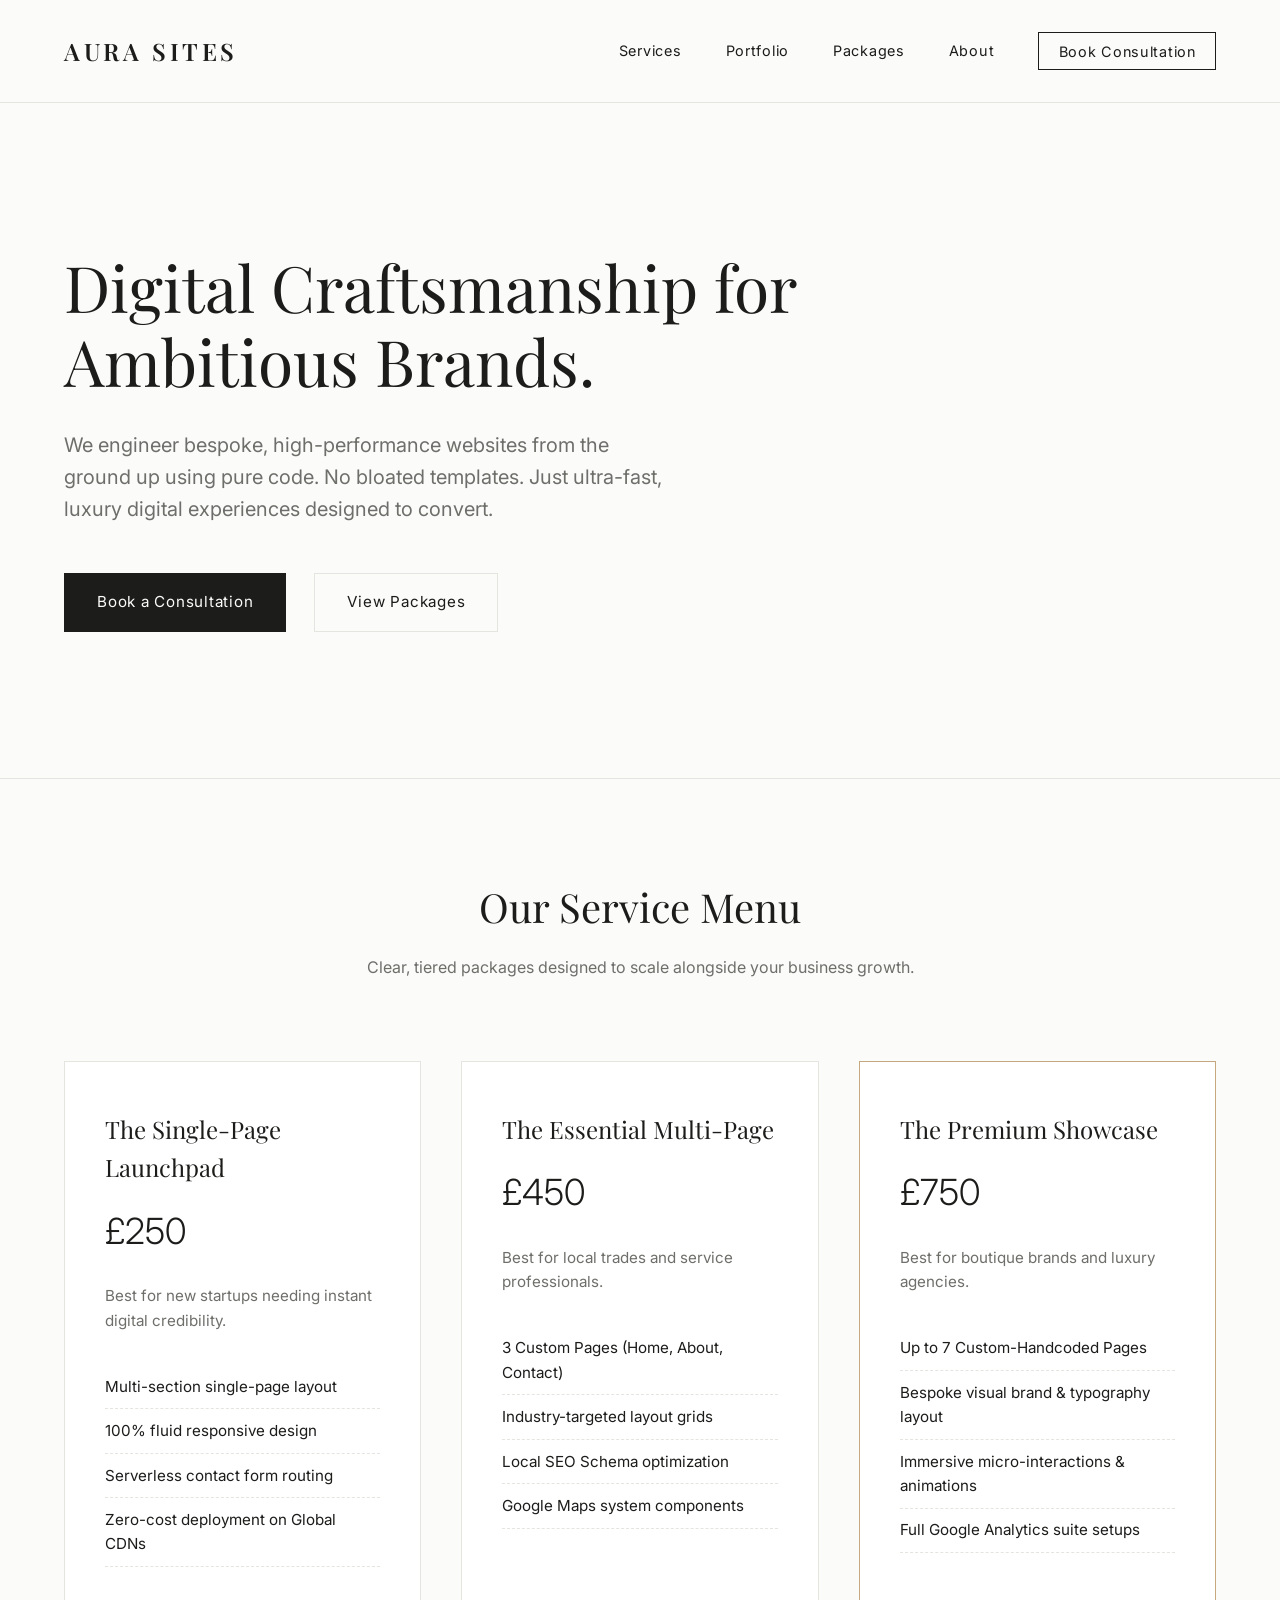
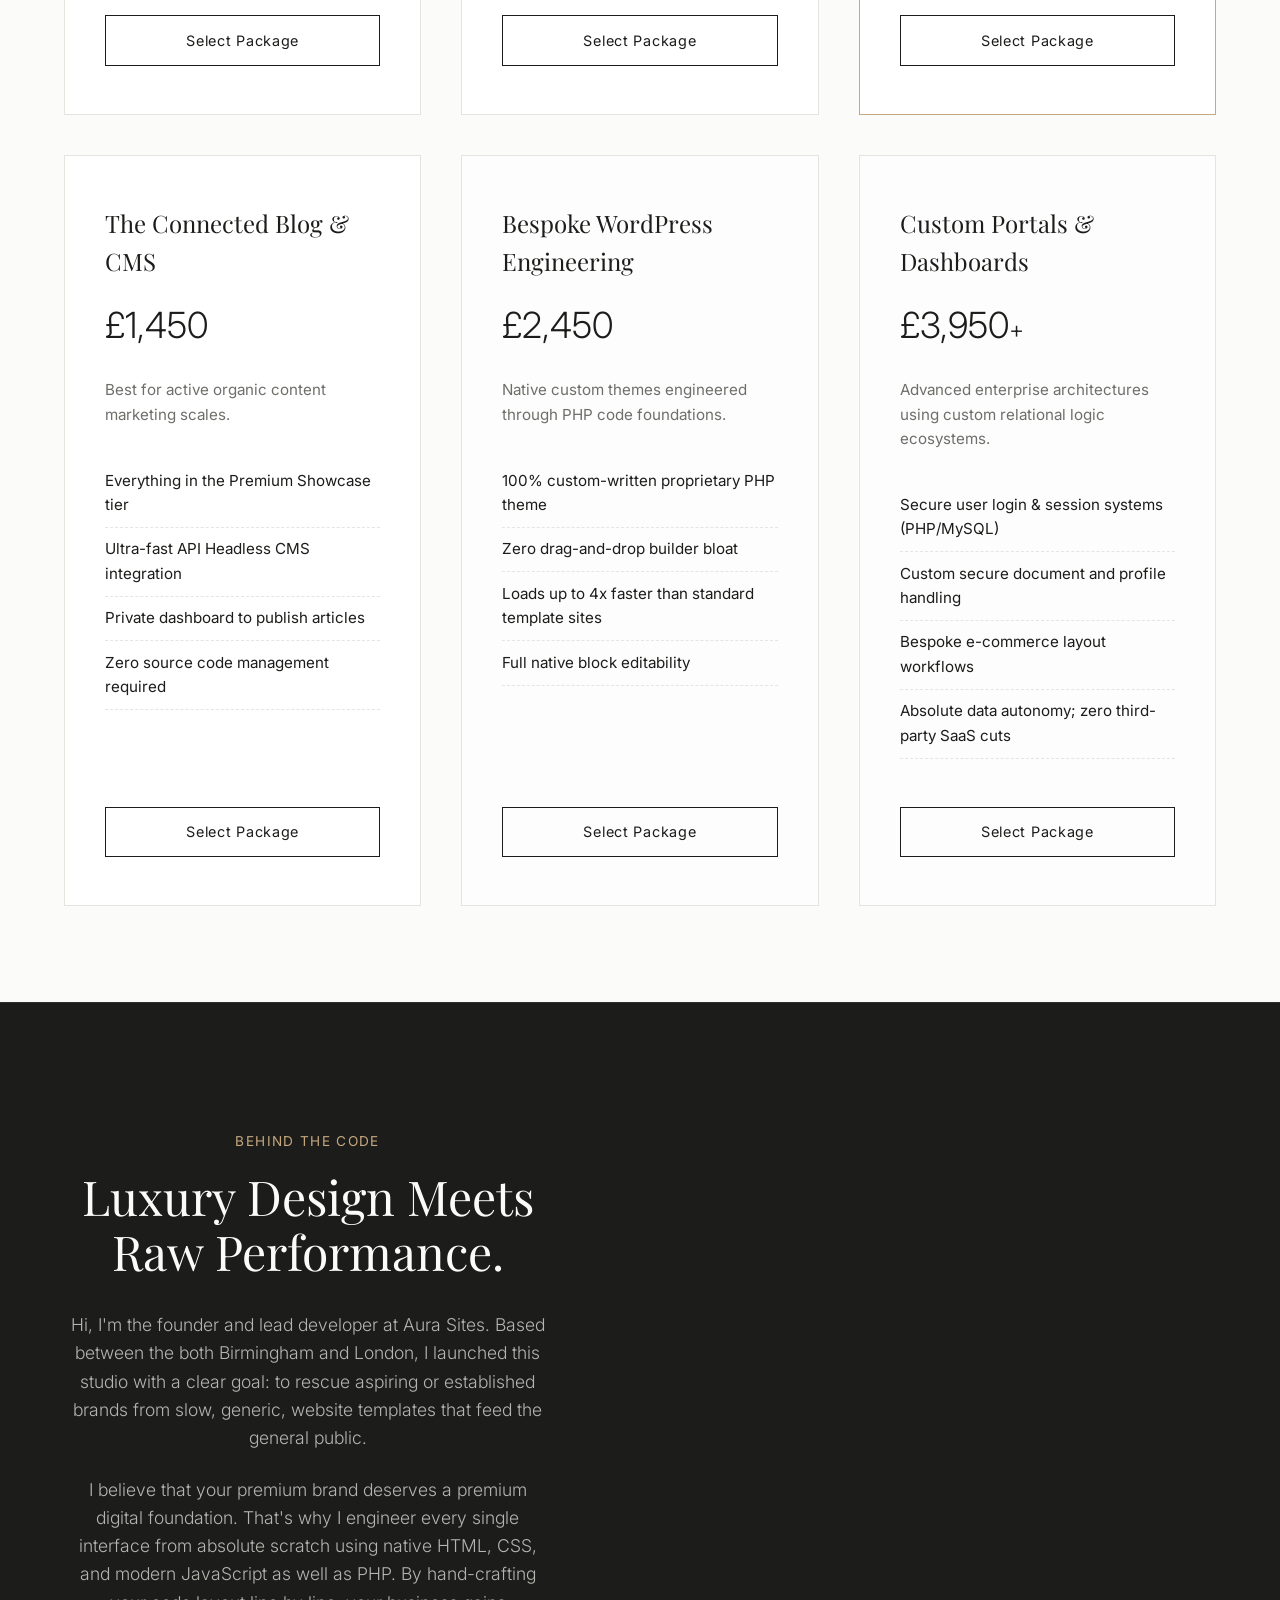
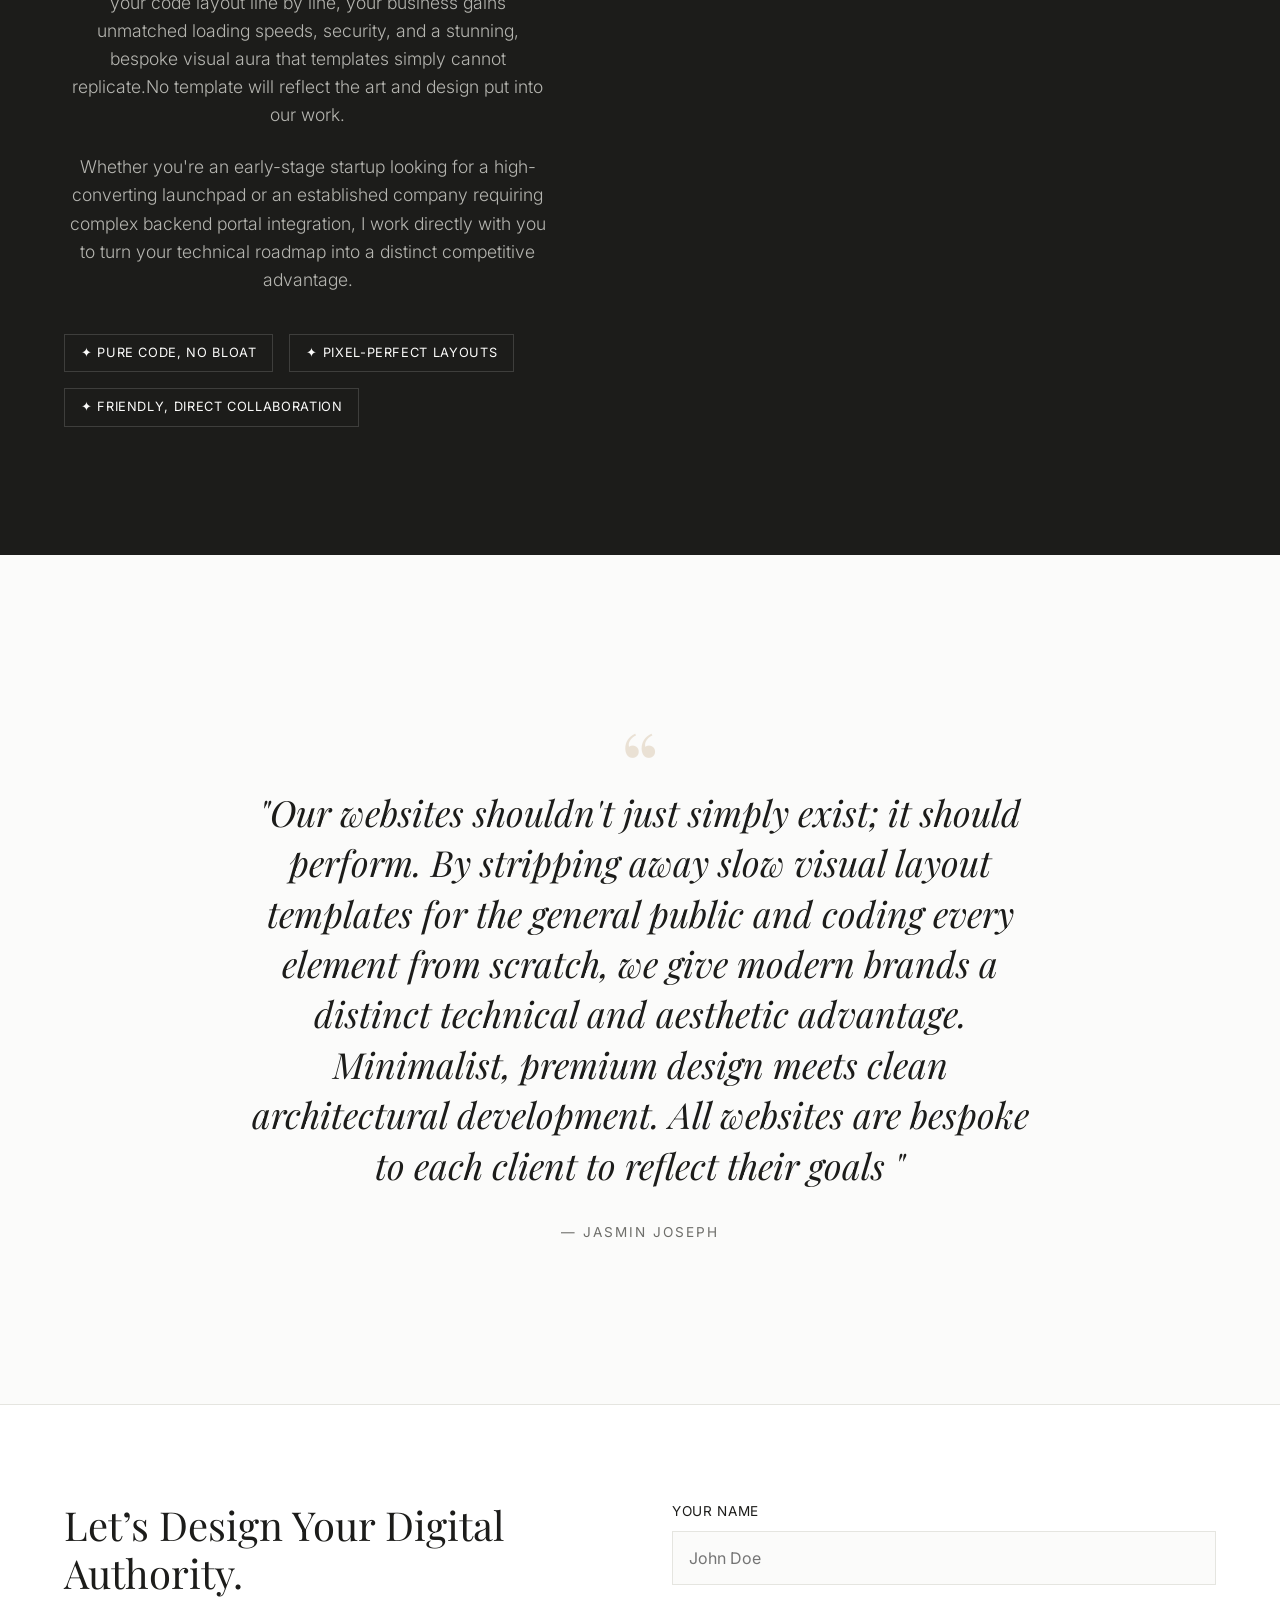
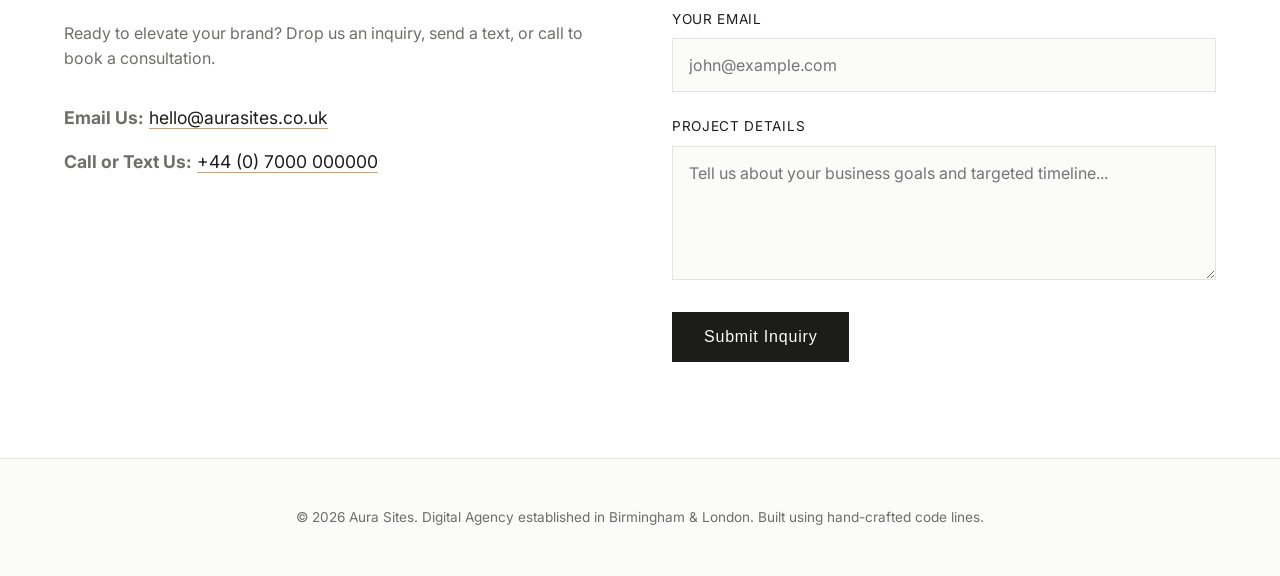
<file: index.html>
<!DOCTYPE html>
<html lang="en">
<head>
    <meta charset="UTF-8">
    <meta name="viewport" content="width=device-width, initial-scale=1.0">
    <title>Aura Sites | Bespoke Luxury Web Development</title>
    <link rel="stylesheet" href="style.css">
    <!-- Elegant Font Pairing: Playfair Display (Serif) & Inter (Sans-Serif) -->
    <link rel="preconnect" href="https://fonts.googleapis.com">
    <link rel="preconnect" href="https://fonts.gstatic.com" crossorigin>
    <link href="https://fonts.googleapis.com/css2?family=Inter:wght@300;400;500&family=Playfair+Display:ital,wght@0,400;0,600;1,400&display=swap" rel="stylesheet">
</head>
<body>

     <!-- Header / Navigation -->
    <header class="main-header">
        <div class="logo"><a href="index.html" style="text-decoration:none; color:inherit;">AURA SITES</a></div>
        <nav class="nav-links">
            <a href="services.html">Services</a>
            <a href="portfolio.html">Portfolio</a>
            <a href="#pricing">Packages</a>
            <a href="#about">About</a>
            <a href="#contact" class="btn-nav">Book Consultation</a>
        </nav>
    </header>

    <!-- Hero Section -->
    <section class="hero">
        <div class="hero-content">
            <h1>Digital Craftsmanship for Ambitious Brands.</h1>
            <p>We engineer bespoke, high-performance websites from the ground up using pure code. No bloated templates. Just ultra-fast, luxury digital experiences designed to convert.</p>
            <div class="hero-actions">
                <a href="#contact" class="btn-primary">Book a Consultation</a>
                <a href="#pricing" class="btn-secondary">View Packages</a>
            </div>
        </div>
    </section>

    <!-- Services / Pricing Section -->
    <section id="pricing" class="pricing-section">
        <div class="section-title">
            <h2>Our Service Menu</h2>
            <p>Clear, tiered packages designed to scale alongside your business growth.</p>
        </div>

        <div class="pricing-grid">
            <!-- Tier 1 -->
            <div class="price-card">
                <h3>The Single-Page Launchpad</h3>
                <div class="price">£250</div>
                <p class="card-desc">Best for new startups needing instant digital credibility.</p>
                <ul class="features">
                    <li>Multi-section single-page layout</li>
                    <li>100% fluid responsive design</li>
                    <li>Serverless contact form routing</li>
                    <li>Zero-cost deployment on Global CDNs</li>
                </ul>
                <a href="#contact" class="btn-card">Select Package</a>
            </div>

            <!-- Tier 2 -->
            <div class="price-card">
                <h3>The Essential Multi-Page</h3>
                <div class="price">£450</div>
                <p class="card-desc">Best for local trades and service professionals.</p>
                <ul class="features">
                    <li>3 Custom Pages (Home, About, Contact)</li>
                    <li>Industry-targeted layout grids</li>
                    <li>Local SEO Schema optimization</li>
                    <li>Google Maps system components</li>
                </ul>
                <a href="#contact" class="btn-card">Select Package</a>
            </div>

            <!-- Tier 3 -->
            <div class="price-card feature-highlight">
                <h3>The Premium Showcase</h3>
                <div class="price">£750</div>
                <p class="card-desc">Best for boutique brands and luxury agencies.</p>
                <ul class="features">
                    <li>Up to 7 Custom-Handcoded Pages</li>
                    <li>Bespoke visual brand & typography layout</li>
                    <li>Immersive micro-interactions & animations</li>
                    <li>Full Google Analytics suite setups</li>
                </ul>
                <a href="#contact" class="btn-card">Select Package</a>
            </div>

            <!-- Tier 4 -->
            <div class="price-card">
                <h3>The Connected Blog & CMS</h3>
                <div class="price">£1,450</div>
                <p class="card-desc">Best for active organic content marketing scales.</p>
                <ul class="features">
                    <li>Everything in the Premium Showcase tier</li>
                    <li>Ultra-fast API Headless CMS integration</li>
                    <li>Private dashboard to publish articles</li>
                    <li>Zero source code management required</li>
                </ul>
                <a href="#contact" class="btn-card">Select Package</a>
            </div>

            <!-- Tier 5 -->
            <div class="price-card php-card">
                <h3>Bespoke WordPress Engineering</h3>
                <div class="price">£2,450</div>
                <p class="card-desc">Native custom themes engineered through PHP code foundations.</p>
                <ul class="features">
                    <li>100% custom-written proprietary PHP theme</li>
                    <li>Zero drag-and-drop builder bloat</li>
                    <li>Loads up to 4x faster than standard template sites</li>
                    <li>Full native block editability</li>
                </ul>
                <a href="#contact" class="btn-card">Select Package</a>
            </div>

            <!-- Tier 6 -->
            <div class="price-card php-card">
                <h3>Custom Portals & Dashboards</h3>
                <div class="price">£3,950<span>+</span></div>
                <p class="card-desc">Advanced enterprise architectures using custom relational logic ecosystems.</p>
                <ul class="features">
                    <li>Secure user login & session systems (PHP/MySQL)</li>
                    <li>Custom secure document and profile handling</li>
                    <li>Bespoke e-commerce layout workflows</li>
                    <li>Absolute data autonomy; zero third-party SaaS cuts</li>
                </ul>
                <a href="#contact" class="btn-card">Select Package</a>
            </div>
        </div>
    </section>

    <!--  About Me Section -->
    <section id="about" class="about-section">
        <div class="about-grid">
        

            <!-- Right Side: Content & Story -->
            <div class="about-content">
                <span class="section-subtitle">Behind The Code</span>
                <h2>Luxury Design Meets Raw Performance.</h2>
                
                <p>Hi, I'm the founder and lead developer at Aura Sites. Based between the both Birmingham and London, I launched this studio with a clear goal: to rescue aspiring or established brands from slow, generic, website templates that feed the general public.</p>
                
                <p>I believe that your premium brand deserves a premium digital foundation. That's why I engineer every single interface from absolute scratch using native HTML, CSS, and modern JavaScript as well as PHP. By hand-crafting your code layout line by line, your business gains unmatched loading speeds,  security, and a stunning, bespoke visual aura that templates simply cannot replicate.No template will reflect the art and design put into our work.</p>
                
                <p>Whether you're an early-stage startup looking for a high-converting launchpad or an established company requiring complex backend portal integration, I work directly with you to turn your technical roadmap into a distinct competitive advantage.</p>
                <p> </p>
                <!-- Core Values / Philosophy Badges -->
                <div class="philosophy-tags">
                    <div class="tag">✦ Pure Code, No Bloat</div>
                    <div class="tag">✦ Pixel-Perfect Layouts</div>
                    <div class="tag">✦ Friendly, Direct Collaboration</div>
                </div>
            </div>
        </div>
    </section>

    <!-- Transitional Statement Blockquote Section -->
    <section class="philosophical-quote-section">
        <div class="quote-wrapper">
            <span class="decorative-quote">“</span>
            <blockquote>
                 "Our websites shouldn't just simply exist; it should perform. By stripping away slow visual layout templates for the general public and coding every element from scratch, we give modern brands a distinct technical and aesthetic advantage. Minimalist, premium design meets clean architectural development. All websites are bespoke to each client to reflect their goals "
            </blockquote>
            <cite>— Jasmin Joseph </cite>
        </div>
    </section>
    <!-- Contact Section / Form Elements -->
    <section id="contact" class="contact-section">
        <div class="contact-grid">
            <div class="contact-info">
                <h2>Let’s Design Your Digital Authority.</h2>
                <p>Ready to elevate your brand? Drop us an inquiry, send a text, or call to book a consultation.</p>
                <div class="direct-lines">
                    <p><strong>Email Us:</strong> <a href="mailto:hello@aurasites.co.uk">hello@aurasites.co.uk</a></p>
                    <p><strong>Call or Text Us:</strong> <a href="tel:+440000000000">+44 (0) 7000 000000</a></p>
                </div>
            </div>
            <div class="contact-form-container">
                <!-- Using web3forms to enable functional message routing straight to your email without PHP -->
                <form action="https://api.web3forms.com/submit" method="POST" class="sleek-form">
                    <input type="hidden" name="access_key" value="YOUR_ACCESS_KEY_HERE">
                    
                    <div class="form-group">
                        <label for="name">Your Name</label>
                        <input type="text" id="name" name="name" required placeholder="John Doe">
                    </div>
                    <div class="form-group">
                        <label for="email">Your Email</label>
                        <input type="email" id="email" name="email" required placeholder="john@example.com">
                    </div>
                    <div class="form-group">
                        <label for="message">Project Details</label>
                        <textarea id="message" name="message" rows="5" required placeholder="Tell us about your business goals and targeted timeline..."></textarea>
                    </div>
                    <button type="submit" class="btn-submit">Submit Inquiry</button>
                </form>
            </div>
        </div>
    </section>

    <footer class="main-footer">
        <p>&copy; 2026 Aura Sites. Digital Agency established in Birmingham & London. Built using hand-crafted code lines.</p>
    </footer>

</body>
</html>
</file>
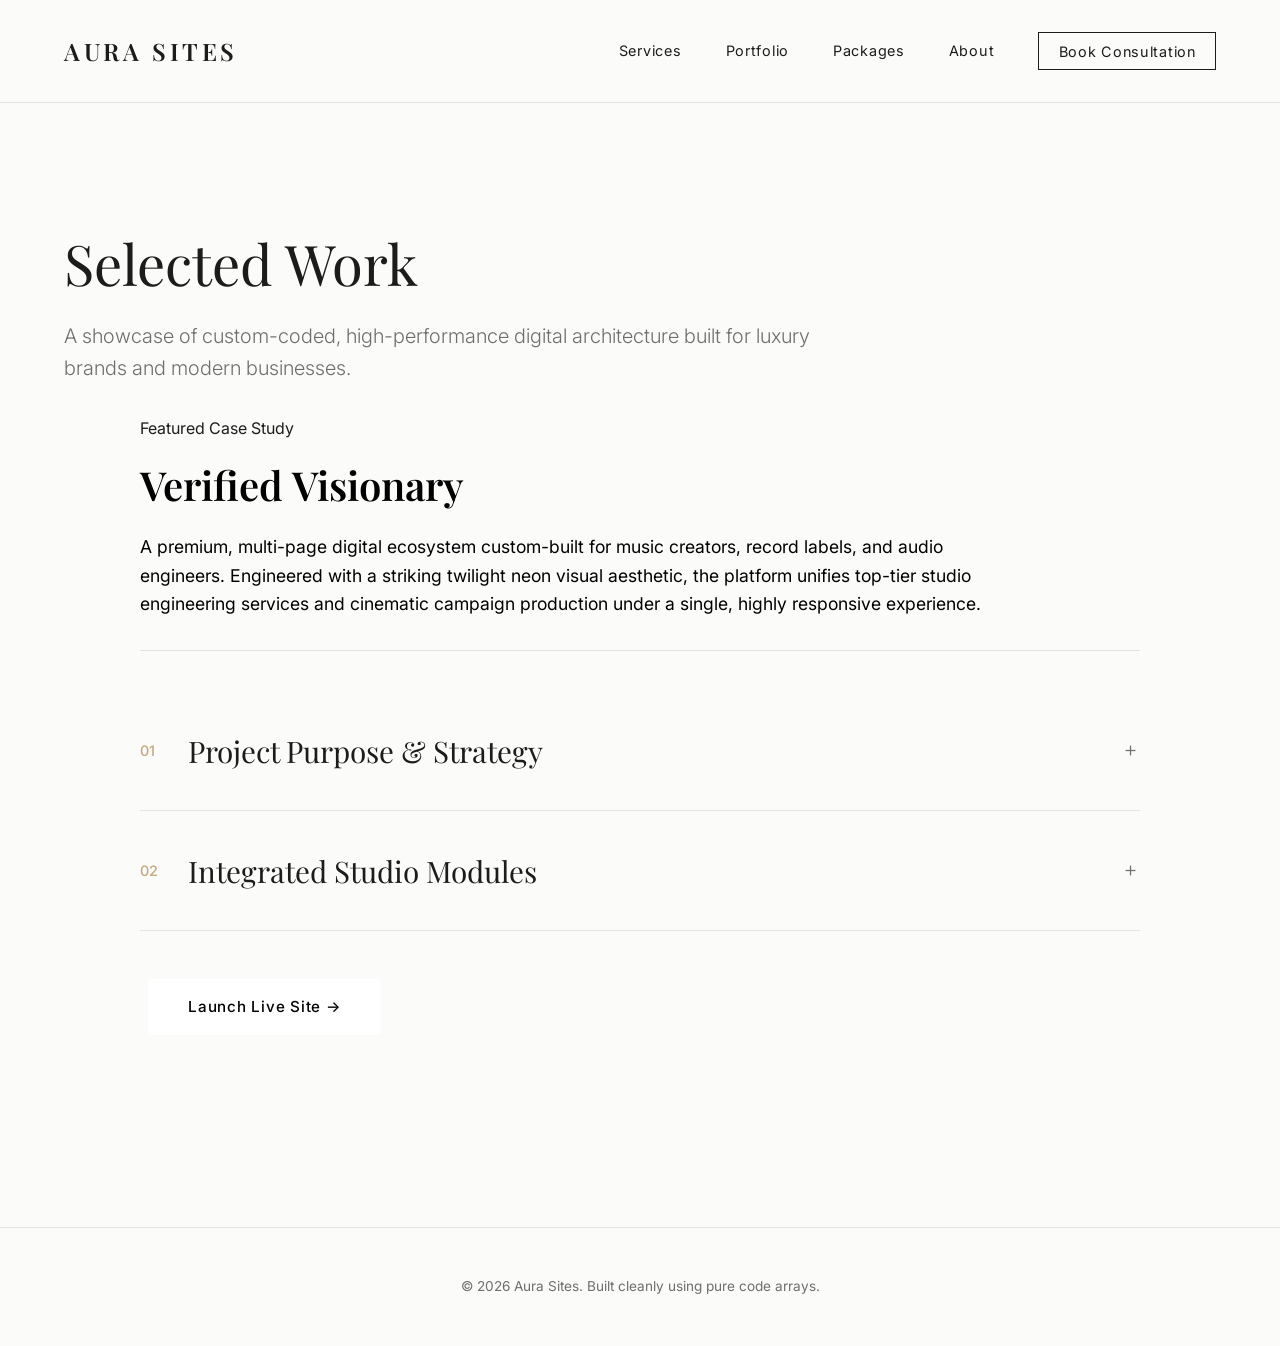
<file: portfolio.html>
<!DOCTYPE html>
<html lang="en">
<head>
    <meta charset="UTF-8">
    <meta name="viewport" content="width=device-width, initial-scale=1.0">
    <title>Selected Work | Aura Sites</title>
    <link rel="stylesheet" href="style.css">
    <link rel="preconnect" href="https://fonts.googleapis.com">
    <link rel="preconnect" href="https://fonts.gstatic.com" crossorigin>
    <link href="https://fonts.googleapis.com/css2?family=Inter:wght@300;400;500&family=Playfair+Display:ital,wght@0,400;0,600;1,400&display=swap" rel="stylesheet">
</head>
<body>

    <header class="main-header">
        <div class="logo"><a href="index.html" style="text-decoration:none; color:inherit;">AURA SITES</a></div>
        <nav class="nav-links">
            <a href="services.html">Services</a>
            <a href="portfolio.html">Portfolio</a>
            <a href="index.html#pricing">Packages</a>
            <a href="index.html#about">About</a>
            <a href="index.html#contact" class="btn-nav">Book Consultation</a>
        </nav>
    </header>

    <section class="portfolio-hero" style="padding-bottom: 2rem;">
        <h1>Selected Work</h1>
        <p class="subtitle">A showcase of custom-coded, high-performance digital architecture built for luxury brands and modern businesses.</p>
    </section>

    <!-- INTERACTIVE PORTFOLIO SHOWCASE (Aligned to match services.html layout) -->
    <section class="accordion-section" style="padding-top: 0;">
        <div class="accordion-container">

            <!-- Featured Project Intro Header (Forced Sharp White Text Visibility) -->
           <div style="margin-bottom: 2.5rem; border-bottom: 1px solid rgba(0,0,0,0.1); padding-bottom: 2rem;">
                <span class="badge" style="display: inline-block; margin-bottom: 0.75rem;">Featured Case Study</span>
                <h2 style="font-family: 'Playfair Display', serif; font-size: 2.5rem; margin: 0 0 1rem 0; font-weight: 600; color: #000000 !important;">Verified Visionary</h2>
                <p style="font-family: 'Inter', sans-serif; color: #000000 !important; font-size: 1.1rem; line-height: 1.6; max-width: 850px; margin: 0;">
                    A premium, multi-page digital ecosystem custom-built for music creators, record labels, and audio engineers. Engineered with a striking twilight neon visual aesthetic, the platform unifies top-tier studio engineering services and cinematic campaign production under a single, highly responsive experience.
                </p>
            </div>

            <!-- Dropdown Item 1 -->
            <div class="accordion-item">
                <button class="accordion-header">
                    <span class="acc-num">01</span>
                    <span class="acc-title">Project Purpose & Strategy</span>
                    <span class="acc-icon">＋</span>
                </button>
                <div class="accordion-content">
                    <div class="accordion-body">
                        <p>Acts as a centralized commercial hub for independent artists. It establishes deep confidence for booking high-ticket media suites and streamlines complex creative pipelines right on the web.</p>
                    </div>
                </div>
            </div>

            <!-- Dropdown Item 2 -->
            <div class="accordion-item">
                <button class="accordion-header">
                    <span class="acc-num">02</span>
                    <span class="acc-title">Integrated Studio Modules</span>
                    <span class="acc-icon">＋</span>
                </button>
                <div class="accordion-content">
                    <div class="accordion-body">
                        <p style="margin-bottom: 0.75rem;"><strong>Verified Sounds:</strong> High-end tracking and mixing layout blocks featuring an interactive, clean presentation of elite audio rosters.</p>
                        <p style="margin-bottom: 0.75rem;"><strong>Verified Productions:</strong> Dedicated modules outlining commercial music video campaigns and multi-camera capture configurations.</p>
                        <p><strong>Cross-Page Routing:</strong> Programmed with clean, cross-page redirection anchors pointing users directly back to the central intake system seamlessly.</p>
                    </div>
                </div>
            </div>

            <!-- Interactive Direct Link Button (High Contrast & Clickable) -->
            <div style="margin-top: 3rem; padding-left: 0.5rem;">
                <a href="https://aura-sites.github.io/verified-visionary/" target="_blank" rel="noopener noreferrer" class="btn-nav" style="text-decoration: none; display: inline-block; padding: 1rem 2.5rem; font-size: 0.95rem; letter-spacing: 0.05em; background-color: #ffffff; color: #000000; border-radius: 4px; font-weight: 500;">
                    Launch Live Site →
                </a>
            </div>

        </div>
    </section>

    <section class="portfolio-grid-container" style="padding-bottom: 6rem;">
    </section>

    <footer class="main-footer">
        <p>&copy; 2026 Aura Sites. Built cleanly using pure code arrays.</p>
    </footer>

    <!-- GLOBAL ACCORDION SYSTEM SCRIPT CONTROLLER -->
    <script>
        document.querySelectorAll('.accordion-header').forEach(button => {
            button.addEventListener('click', () => {
                const accordionItem = button.parentElement;
                const isItemActive = accordionItem.classList.contains('active');
                
                document.querySelectorAll('.accordion-item').forEach(item => {
                    item.classList.remove('active');
                    item.querySelector('.acc-icon').textContent = '＋';
                });

                if (!isItemActive) {
                    accordionItem.classList.add('active');
                    button.querySelector('.acc-icon').textContent = '－';
                }
            });
        });
    </script>
</body>
</html>
</file>
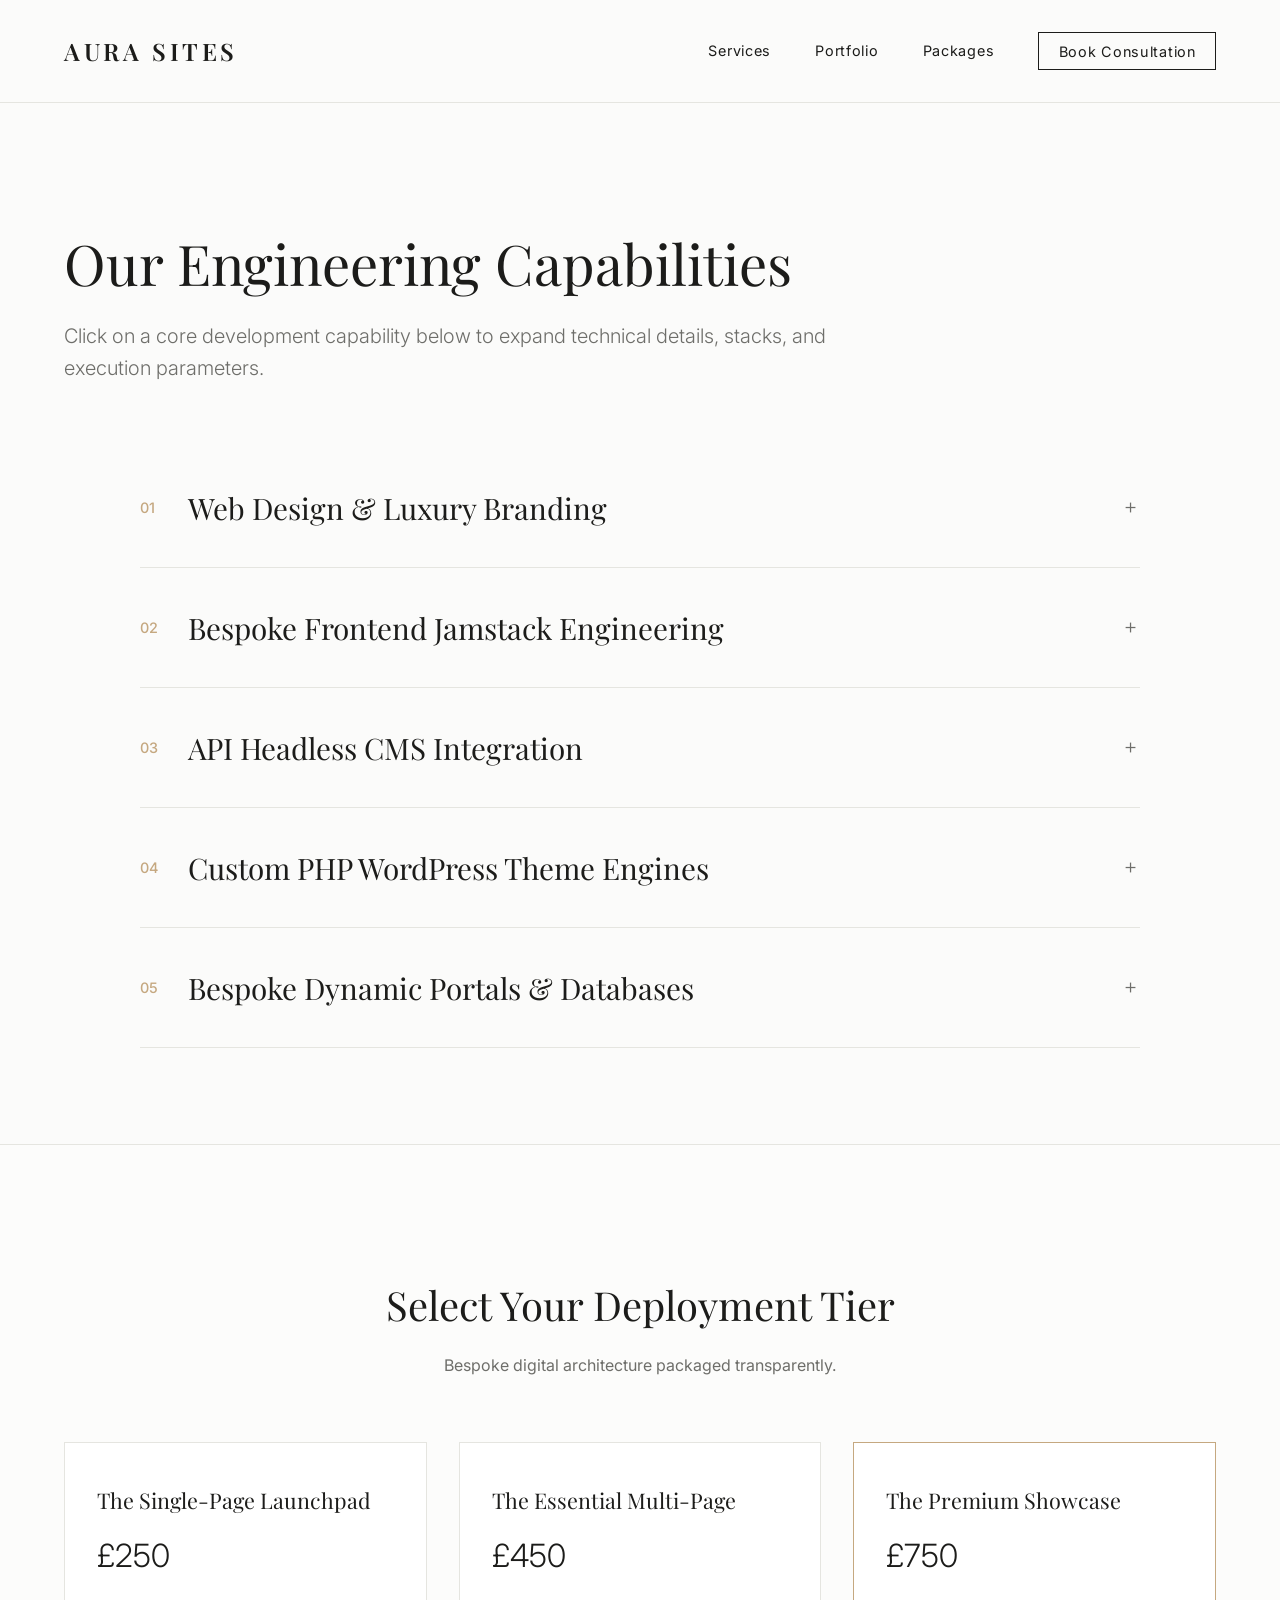
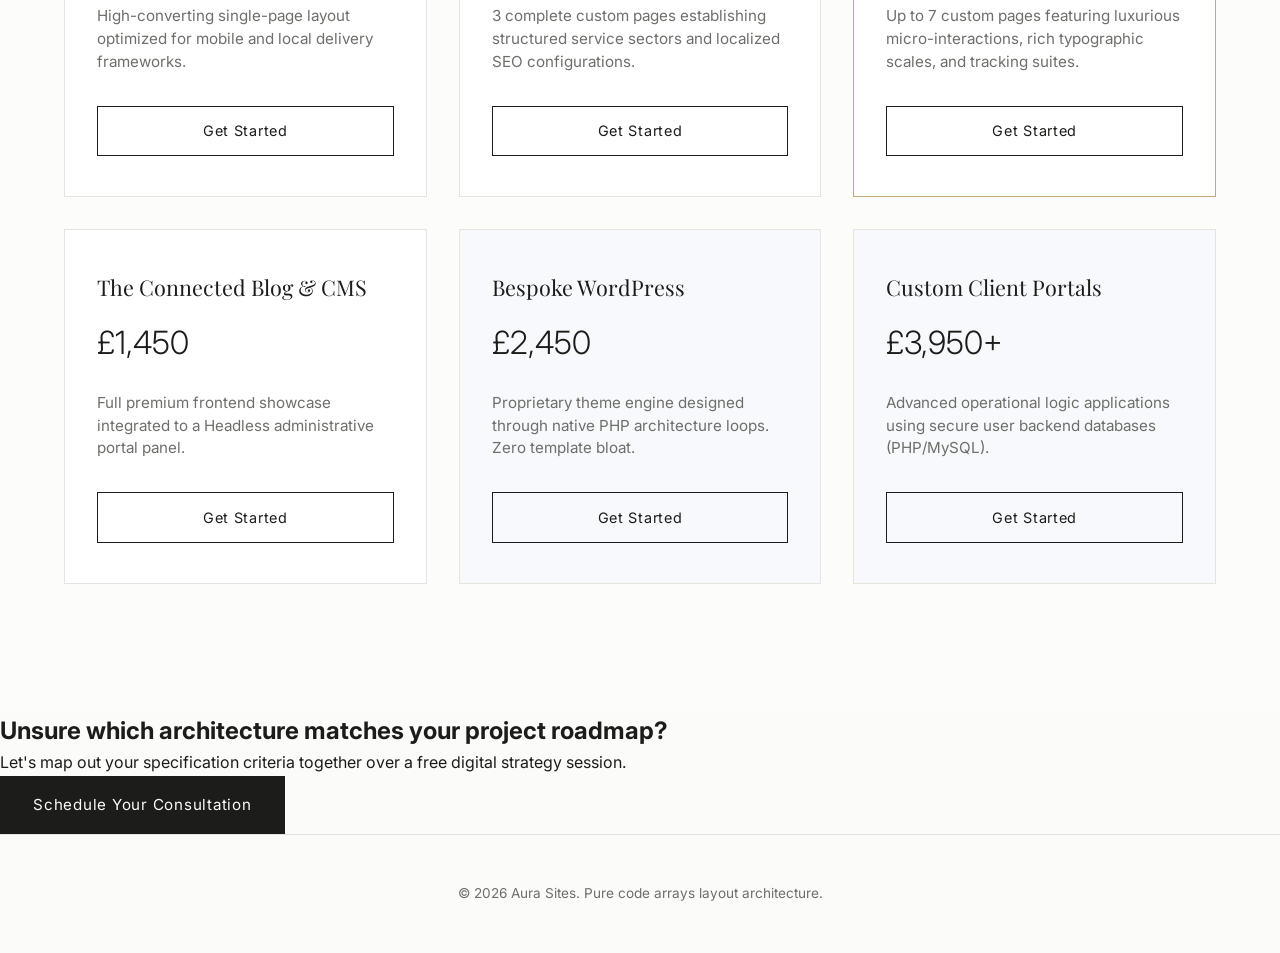
<file: services.html>
<!DOCTYPE html>
<html lang="en">
<head>
    <meta charset="UTF-8">
    <meta name="viewport" content="width=device-width, initial-scale=1.0">
    <title>Our Services | Aura Sites</title>
    <link rel="stylesheet" href="style.css">
    <link rel="preconnect" href="https://fonts.googleapis.com">
    <link rel="preconnect" href="https://fonts.gstatic.com" crossorigin>
    <link href="https://fonts.googleapis.com/css2?family=Inter:wght@300;400;500&family=Playfair+Display:ital,wght@0,400;0,600;1,400&display=swap" rel="stylesheet">
</head>
<body>

    <!-- Header / Navigation -->
    <header class="main-header">
        <div class="logo"><a href="index.html" style="text-decoration:none; color:inherit;">AURA SITES</a></div>
        <nav class="nav-links">
            <a href="services.html">Services</a>
            <a href="portfolio.html">Portfolio</a>
            <a href="index.html#pricing">Packages</a>
            <a href="index.html#contact" class="btn-nav">Book Consultation</a>
        </nav>
    </header>

    <!-- Services Header -->
    <section class="services-hero">
        <h1>Our Engineering Capabilities</h1>
        <p class="subtitle">Click on a core development capability below to expand technical details, stacks, and execution parameters.</p>
    </section>

    <!-- INTERACTIVE ACCORDION DROPDOWNS SECTION -->
    <section class="accordion-section">
        <div class="accordion-container">

            <!-- Dropdown 1 -->
            <div class="accordion-item">
                <button class="accordion-header">
                    <span class="acc-num">01</span>
                    <span class="acc-title">Web Design & Luxury Branding</span>
                    <span class="acc-icon">＋</span>
                </button>
                <div class="accordion-content">
                    <div class="accordion-body">
                        <p>Beautiful aesthetics mean nothing if the interface layout fails to convert users. We build structural layouts from total scratch inside Figma, establishing a premium visual system unique to your brand's aura. This contains typographic hierarchy maps, user journey flows, asset optimization, and professional vector logo blueprints.</p>
                        <span class="badge">Included in Tiers 2-6</span>
                    </div>
                </div>
            </div>

            <!-- Dropdown 2 -->
            <div class="accordion-item">
                <button class="accordion-header">
                    <span class="acc-num">02</span>
                    <span class="acc-title">Bespoke Frontend Jamstack Engineering</span>
                    <span class="acc-icon">＋</span>
                </button>
                <div class="accordion-content">
                    <div class="accordion-body">
                        <p>We write clean, lightweight HTML5, modern CSS Grid/Flexbox layouts, and optimized vanilla JavaScript. By skipping standard, bloated theme code builders, your application runs natively fast on global Edge CDNs, giving your business immediate technical search rank advantages.</p>
                        <span class="badge">Included in Tiers 1-4</span>
                    </div>
                </div>
            </div>

            <!-- Dropdown 3 -->
            <div class="accordion-item">
                <button class="accordion-header">
                    <span class="acc-num">03</span>
                    <span class="acc-title">API Headless CMS Integration</span>
                    <span class="acc-icon">＋</span>
                </button>
                <div class="accordion-content">
                    <div class="accordion-body">
                        <p>Scale your organic marketing footprint with an ultra-fast dynamic blog engine. We attach decoupled frontend assets straight into API-driven content environments like Sanity.io or Strapi. You manage writing content within a simple, administrative control dashboard while the frontend keeps its raw speed.</p>
                        <span class="badge text-gold">Available in Tier 4</span>
                    </div>
                </div>
            </div>

            <!-- Dropdown 4 -->
            <div class="accordion-item">
                <button class="accordion-header">
                    <span class="acc-num">04</span>
                    <span class="acc-title">Custom PHP WordPress Theme Engines</span>
                    <span class="acc-icon">＋</span>
                </button>
                <div class="accordion-content">
                    <div class="accordion-body">
                        <p>For growing SMEs that want the absolute ease of the native WordPress admin system but demand high core web vitals. We hand-craft custom theme loops completely via backend PHP code structures. Zero heavy elements or visual block engine lag—just raw performance speeds up to 4x faster than standard template setups.</p>
                        <span class="badge tech-php">PHP Backend Service</span>
                    </div>
                </div>
            </div>

            <!-- Dropdown 5 -->
            <div class="accordion-item">
                <button class="accordion-header">
                    <span class="acc-num">05</span>
                    <span class="acc-title">Bespoke Dynamic Portals & Databases</span>
                    <span class="acc-icon">＋</span>
                </button>
                <div class="accordion-content">
                    <div class="accordion-body">
                        <p>Automate user data rules securely on your own server lines. Utilizing custom PHP session architecture and structured MySQL relational tables, we build secure user dashboards, member-only document vaults, custom client scheduling tools, and premium checkouts with zero platform transactional cuts.</p>
                        <span class="badge tech-php">PHP Backend Service</span>
                    </div>
                </div>
            </div>

        </div>
    </section>

    <!-- SERVICE PACKAGES CARDS SECTION -->
    <section class="services-cards-section">
        <div class="cards-title">
            <h2>Select Your Deployment Tier</h2>
            <p>Bespoke digital architecture packaged transparently.</p>
        </div>

        <div class="services-pricing-grid">
            <!-- Card 1 -->
            <div class="s-card">
                <h3>The Single-Page Launchpad</h3>
                <div class="s-price">£250</div>
                <p>High-converting single-page layout optimized for mobile and local delivery frameworks.</p>
                <a href="index.html#contact" class="btn-card">Get Started</a>
            </div>
            <!-- Card 2 -->
            <div class="s-card">
                <h3>The Essential Multi-Page</h3>
                <div class="s-price">£450</div>
                <p>3 complete custom pages establishing structured service sectors and localized SEO configurations.</p>
                <a href="index.html#contact" class="btn-card">Get Started</a>
            </div>
            <!-- Card 3 -->
            <div class="s-card high-card">
                <h3>The Premium Showcase</h3>
                <div class="s-price">£750</div>
                <p>Up to 7 custom pages featuring luxurious micro-interactions, rich typographic scales, and tracking suites.</p>
                <a href="index.html#contact" class="btn-card">Get Started</a>
            </div>
            <!-- Card 4 -->
            <div class="s-card">
                <h3>The Connected Blog & CMS</h3>
                <div class="s-price">£1,450</div>
                <p>Full premium frontend showcase integrated to a Headless administrative portal panel.</p>
                <a href="index.html#contact" class="btn-card">Get Started</a>
            </div>
            <!-- Card 5 -->
            <div class="s-card php-s-card">
                <h3>Bespoke WordPress</h3>
                <div class="s-price">£2,450</div>
                <p>Proprietary theme engine designed through native PHP architecture loops. Zero template bloat.</p>
                <a href="index.html#contact" class="btn-card">Get Started</a>
            </div>
            <!-- Card 6 -->
            <div class="s-card php-s-card">
                <h3>Custom Client Portals</h3>
                <div class="s-price">£3,950+</div>
                <p>Advanced operational logic applications using secure user backend databases (PHP/MySQL).</p>
                <a href="index.html#contact" class="btn-card">Get Started</a>
            </div>
        </div>
    </section>

    <!-- CTA Footer Banner -->
    <section class="cta-banner">
        <h2>Unsure which architecture matches your project roadmap?</h2>
        <p>Let's map out your specification criteria together over a free digital strategy session.</p>
        <a href="index.html#contact" class="btn-primary">Schedule Your Consultation</a>
    </section>

    <footer class="main-footer">
        <p>&copy; 2026 Aura Sites. Pure code arrays layout architecture.</p>
    </footer>

    <!-- LIGHTWEIGHT SCRIPT FOR DROPDOWN TOGGLES -->
    <script>
        document.querySelectorAll('.accordion-header').forEach(button => {
            button.addEventListener('click', () => {
                const accordionItem = button.parentElement;
                const isItemActive = accordionItem.classList.contains('active');
                
                // Close any open item to maintain a clean UI accordion view
                document.querySelectorAll('.accordion-item').forEach(item => {
                    item.classList.remove('active');
                    item.querySelector('.acc-icon').textContent = '＋';
                });

                // Toggle selected item
                if (!isItemActive) {
                    accordionItem.classList.add('active');
                    button.querySelector('.acc-icon').textContent = '－';
                }
            });
        });
    </script>
</body>
</html>
</file>
<file: style.css>
/* Custom CSS Reset & Variables representing quiet luxury */
:root {
    --bg-primary: #fbfbfa;       /* Warm luxury off-white canvas */
    --text-main: #1c1c1a;        /* Elegant obsidian charcoal */
    --text-muted: #6e6e6a;       /* Soft classic slate reading gray */
    --accent-gold: #c5a880;      /* Muted champagne gold accent */
    --card-bg: #ffffff;          /* Pure stark white paper blocks */
    --border-color: #e5e5e0;     /* Ultra-thin hairline divider gray */
    --font-serif: 'Playfair Display', serif;
    --font-sans: 'Inter', sans-serif;
}

* {
    box-sizing: border-box;
    margin: 0;
    padding: 0;
}

html {
    scroll-behavior: smooth;
    background-color: var(--bg-primary);
    color: var(--text-main);
    font-family: var(--font-sans);
    line-height: 1.6;
}

/* Header & Nav Positioning */
.main-header {
    display: flex;
    justify-content: space-between;
    align-items: center;
    padding: 2rem 4rem;
    border-bottom: 1px solid var(--border-color);
}

.logo {
    font-family: var(--font-serif);
    font-weight: 600;
    font-size: 1.5rem;
    letter-spacing: 0.15em;
}

.nav-links a {
    text-decoration: none;
    color: var(--text-main);
    margin-left: 2.5rem;
    font-size: 0.9rem;
    letter-spacing: 0.05em;
    transition: color 0.3s ease;
}

.nav-links a:hover {
    color: var(--accent-gold);
}

.nav-links .btn-nav {
    border: 1px solid var(--text-main);
    padding: 0.6rem 1.2rem;
    transition: all 0.3s ease;
}

.nav-links .btn-nav:hover {
    background-color: var(--text-main);
    color: var(--bg-primary);
}

/* Minimal Typography Hero Layout */
.hero {
    min-height: 75vh;
    display: flex;
    align-items: center;
    padding: 4rem;
}

.hero-content {
    max-width: 800px;
}

.hero h1 {
    font-family: var(--font-serif);
    font-size: 4rem;
    font-weight: 400;
    line-height: 1.15;
    margin-bottom: 2rem;
}

.hero p {
    font-size: 1.25rem;
    color: var(--text-muted);
    max-width: 600px;
    margin-bottom: 3rem;
}

.hero-actions a {
    text-decoration: none;
    padding: 1rem 2rem;
    font-size: 0.95rem;
    display: inline-block;
    margin-right: 1.5rem;
    letter-spacing: 0.05em;
    transition: all 0.3s ease;
}

.btn-primary {
    background-color: var(--text-main);
    color: var(--bg-primary);
    border: 1px solid var(--text-main);
}

.btn-primary:hover {
    background-color: transparent;
    color: var(--text-main);
}

.btn-secondary {
    border: 1px solid var(--border-color);
    color: var(--text-main);
}

.btn-secondary:hover {
    border-color: var(--text-main);
}

/* Layout Pricing Sections */
.pricing-section {
    padding: 6rem 4rem;
    border-top: 1px solid var(--border-color);
}

.section-title {
    text-align: center;
    margin-bottom: 5rem;
}

.section-title h2 {
    font-family: var(--font-serif);
    font-size: 2.5rem;
    font-weight: 400;
    margin-bottom: 1rem;
}

.section-title p {
    color: var(--text-muted);
}

.pricing-grid {
    display: grid;
    grid-template-columns: repeat(auto-fit, minmax(320px, 1fr));
    gap: 2.5rem;
}

.price-card {
    background: var(--card-bg);
    border: 1px solid var(--border-color);
    padding: 3rem 2.5rem;
    display: flex;
    flex-direction: column;
    position: relative;
    transition: transform 0.3s ease, border-color 0.3s ease;
}

.price-card:hover {
    border-color: var(--text-main);
    transform: translateY(-4px);
}

.price-card.feature-highlight {
    border: 1px solid var(--accent-gold);
}

.price-card.php-card {
    background-color: #fdfdfd;
}

.price-card h3 {
    font-family: var(--font-serif);
    font-size: 1.5rem;
    font-weight: 400;
    margin-bottom: 1rem;
}

.price {
    font-size: 2.25rem;
    font-weight: 300;
    margin-bottom: 1.5rem;
}

.price span { font-size: 1.5rem; }

.card-desc {
    color: var(--text-muted);
    font-size: 0.95rem;
    margin-bottom: 2rem;
    min-height: 45px;
}

.features {
    list-style: none;
    margin-bottom: 3rem;
}

.features li {
    font-size: 0.95rem;
    color: var(--text-main);
    padding: 0.6rem 0;
    border-bottom: 1px dashed var(--border-color);
}

.btn-card {
    text-decoration: none;
    text-align: center;
    padding: 0.8rem;
    width: 100%;
    border: 1px solid var(--text-main);
    color: var(--text-main);
    margin-top: auto;
    font-size: 0.9rem;
    letter-spacing: 0.05em;
    transition: all 0.3s ease;
}

.btn-card:hover {
    background-color: var(--text-main);
    color: var(--bg-primary);
}

/* About / Quote Layout */
.about-section {
    padding: 8rem 4rem;
    background-color: #1c1c1a;
    color: #fbfbfa;
    text-align: center;
}

.about-container { max-width: 900px; margin: 0 auto; }

.about-section blockquote {
    font-family: var(--font-serif);
    font-size: 1.85rem;
    line-height: 1.5;
    font-style: italic;
    font-weight: 400;
}

.about-section cite {
    display: block;
    font-family: var(--font-sans);
    font-size: 1rem;
    font-style: normal;
    text-transform: uppercase;
    letter-spacing: 0.1em;
    margin-top: 2rem;
    color: var(--accent-gold);
}

/* Elegant Contact & Form Spaces */
.contact-section {
    padding: 6rem 4rem;
    background-color: var(--card-bg);
}

.contact-grid {
    display: grid;
    grid-template-columns: 1fr 1fr;
    gap: 4rem;
    max-width: 1200px;
    margin: 0 auto;
}

.contact-info h2 {
    font-family: var(--font-serif);
    font-size: 2.5rem;
    font-weight: 400;
    line-height: 1.2;
    margin-bottom: 1.5rem;
}

.contact-info p {
    color: var(--text-muted);
    margin-bottom: 2rem;
}

.direct-lines p {
    margin-bottom: 1rem;
    font-size: 1.1rem;
}

.direct-lines a {
    color: var(--text-main);
    text-decoration: none;
    border-bottom: 1px solid var(--accent-gold);
}

.sleek-form .form-group {
    margin-bottom: 1.5rem;
}

.sleek-form label {
    display: block;
    font-size: 0.85rem;
    text-transform: uppercase;
    letter-spacing: 0.05em;
    margin-bottom: 0.5rem;
}

.sleek-form input, 
.sleek-form textarea {
    width: 100%;
    padding: 1rem;
    border: 1px solid var(--border-color);
    background-color: var(--bg-primary);
    font-family: var(--font-sans);
    color: var(--text-main);
    font-size: 1rem;
    transition: border-color 0.3s ease;
}

.sleek-form input:focus, 
.sleek-form textarea:focus {
    outline: none;
    border-color: var(--text-main);
}

.btn-submit {
    background-color: var(--text-main);
    color: var(--bg-primary);
    border: none;
    padding: 1rem 2rem;
    font-size: 1rem;
    letter-spacing: 0.05em;
    cursor: pointer;
    transition: background-color 0.3s ease;
}

.btn-submit:hover {
    background-color: #333330;
}

.main-footer {
    text-align: center;
    padding: 3rem;
    font-size: 0.85rem;
    color: var(--text-muted);
    border-top: 1px solid var(--border-color);
}

/* Responsive Structural Breakpoints */
@media (max-width: 968px) {
    .main-header { padding: 1.5rem 2rem; flex-direction: column; gap: 1.5rem; }
    .nav-links a { margin: 0 1rem; }
    .hero { padding: 2rem; min-height: 60vh; }
    .hero h1 { font-size: 2.75rem; }
    .pricing-section, .contact-section { padding: 4rem 2rem; }
    .contact-grid { grid-template-columns: 1fr; gap: 3rem; }
}
/* ==========================================================================
   Recent Additions: About Me Section & Transitional Blockquote
   ========================================================================== */

/* 1. About Me Split Grid */
.about-section {
    padding: 8rem 4rem;
    background-color: #1c1c1a; /* Rich luxury charcoal */
    color: #fbfbfa;            /* Soft off-white */
    border-top: 1px solid #2d2d2a;
}

.about-grid {
    display: grid;
    grid-template-columns: 1fr 1.2fr;
    gap: 5rem;
    max-width: 1200px;
    margin: 0 auto;
    align-items: center;
}

.about-image-container {
    position: relative;
    padding-bottom: 125%; /* High-end vertical rectangle aspect ratio */
    background-color: #2d2d2a;
    border: 1px solid rgba(197, 168, 128, 0.2); /* Soft gold accent glow */
}

.about-image-placeholder {
    position: absolute;
    top: 0; left: 0; width: 100%; height: 100%;
    display: flex;
    align-items: center;
    justify-content: center;
    color: var(--accent-gold);
    font-size: 0.9rem;
    letter-spacing: 0.05em;
    text-transform: uppercase;
}

.about-content .section-subtitle {
    display: block;
    font-size: 0.85rem;
    text-transform: uppercase;
    letter-spacing: 0.1em;
    color: var(--accent-gold);
    margin-bottom: 1rem;
}

.about-content h2 {
    font-family: var(--font-serif);
    font-size: 3rem;
    font-weight: 400;
    line-height: 1.15;
    margin-bottom: 2rem;
}

.about-content p {
    color: #b5b5b0; /* Soft readable gray for dark backgrounds */
    font-size: 1.1rem;
    margin-bottom: 1.5rem;
    font-weight: 300;
}

.philosophy-tags {
    display: flex;
    flex-wrap: wrap;
    gap: 1rem;
    margin-top: 2.5rem;
}

.philosophy-tags .tag {
    font-size: 0.8rem;
    text-transform: uppercase;
    letter-spacing: 0.05em;
    border: 1px solid rgba(251, 251, 250, 0.15);
    padding: 0.5rem 1rem;
    color: var(--bg-primary);
}

/* 2. Transitional Blockquote */
.philosophical-quote-section {
    padding: 10rem 4rem;
    background-color: var(--bg-primary); /* Returns to elegant warm off-white */
    text-align: center;
    border-bottom: 1px solid var(--border-color);
}

.quote-wrapper {
    max-width: 800px;
    margin: 0 auto;
    position: relative;
}

.decorative-quote {
    display: block;
    font-family: var(--font-serif);
    font-size: 6rem;
    line-height: 1;
    color: var(--accent-gold);
    opacity: 0.3;
    margin-bottom: -1.5rem;
}

.philosophical-quote-section blockquote {
    font-family: var(--font-serif);
    font-size: 2.25rem;
    font-weight: 400;
    line-height: 1.4;
    color: var(--text-main);
    font-style: italic;
    margin-bottom: 2rem;
}

.philosophical-quote-section cite {
    display: block;
    font-family: var(--font-sans);
    font-size: 0.85rem;
    font-style: normal;
    text-transform: uppercase;
    letter-spacing: 0.15em;
    color: var(--text-muted);
}

/* Responsive Rules for Both Sections */
@media (max-width: 968px) {
    .about-section { padding: 5rem 2rem; }
    .about-grid { grid-template-columns: 1fr; gap: 3rem; }
    .about-image-container { padding-bottom: 100%; }
    .about-content h2 { font-size: 2.25rem; }
    .philosophical-quote-section { padding: 6rem 2rem; }
    .philosophical-quote-section blockquote { font-size: 1.65rem; }
}
/* ==========================================================================
   Upgraded Services Page: Accordion Dropdowns & Packages Cards
   ========================================================================== */

/* Accordion Section Basics */
.accordion-section {
    padding: 0 4rem 6rem 4rem;
}

.accordion-container {
    max-width: 1000px;
    margin: 0 auto;
}

.accordion-item {
    border-bottom: 1px solid var(--border-color);
}

.accordion-header {
    width: 100%;
    display: flex;
    align-items: center;
    background: none;
    border: none;
    padding: 2.5rem 0;
    cursor: pointer;
    text-align: left;
    font-family: inherit;
    color: var(--text-main);
    transition: color 0.3s ease;
}

.accordion-header:hover .acc-title {
    color: var(--accent-gold);
}

.acc-num {
    font-size: 0.9rem;
    color: var(--accent-gold);
    width: 3rem;
    font-weight: 500;
}

.acc-title {
    font-family: var(--font-serif);
    font-size: 1.85rem;
    font-weight: 400;
    flex-grow: 1;
    transition: color 0.3s ease;
}

.acc-icon {
    font-size: 1.2rem;
    color: var(--text-muted);
    font-weight: 300;
    transition: transform 0.3s ease;
}

/* Accordion Open/Close Layout Mechanics */
.accordion-content {
    max-height: 0;
    overflow: hidden;
    transition: max-height 0.4s cubic-bezier(0.25, 1, 0.5, 1);
}

.accordion-body {
    padding: 0 0 3rem 3rem;
    max-width: 800px;
}

.accordion-body p {
    font-size: 1.1rem;
    color: var(--text-muted);
    margin-bottom: 1.5rem;
}

/* Class active triggered via JavaScript hooks */
.accordion-item.active .accordion-content {
    max-height: 350px; /* Gives plenty of space for expanding text blocks */
}

/* Services Packages Cards Grid Layout */
.services-cards-section {
    background-color: #fcfcfb;
    padding: 8rem 4rem;
    border-top: 1px solid var(--border-color);
}

.cards-title {
    text-align: center;
    margin-bottom: 4rem;
}

.cards-title h2 {
    font-family: var(--font-serif);
    font-size: 2.5rem;
    font-weight: 400;
    margin-bottom: 1rem;
}

.cards-title p {
    color: var(--text-muted);
}

.services-pricing-grid {
    display: grid;
    grid-template-columns: repeat(auto-fit, minmax(280px, 1fr));
    gap: 2rem;
    max-width: 1200px;
    margin: 0 auto;
}

.s-card {
    background-color: var(--card-bg);
    border: 1px solid var(--border-color);
    padding: 2.5rem 2rem;
    display: flex;
    flex-direction: column;
    transition: all 0.3s ease;
}

.s-card:hover {
    border-color: var(--text-main);
    transform: translateY(-4px);
}

.s-card.high-card {
    border-color: var(--accent-gold);
}

.s-card.php-s-card {
    background-color: #f7f9fc;
}

.s-card h3 {
    font-family: var(--font-serif);
    font-size: 1.35rem;
    font-weight: 400;
    margin-bottom: 0.75rem;
}

.s-price {
    font-size: 2rem;
    font-weight: 300;
    margin-bottom: 1.5rem;
    color: var(--text-main);
}

.s-card p {
    font-size: 0.95rem;
    color: var(--text-muted);
    line-height: 1.5;
    margin-bottom: 2rem;
}

/* Services Page Mobile Optimization Rules */
@media (max-width: 768px) {
    .accordion-section { padding: 0 2rem 4rem 2rem; }
    .acc-title { font-size: 1.35rem; }
    .accordion-body { padding: 0 0 2rem 1.5rem; }
    .accordion-body p { font-size: 1rem; }
    
    .services-cards-section { padding: 4rem 2rem; }
    .services-pricing-grid { grid-template-columns: 1fr; }
}
/* ==========================================================================
   Global Layout Uniformity Overrides
   ========================================================================== */

.services-hero {
    padding: 8rem 4rem 4rem 4rem;
    max-width: 900px;
    background-color: var(--bg-primary);
}

.services-hero h1 {
    font-family: var(--font-serif);
    font-size: 3.5rem;
    font-weight: 400;
    line-height: 1.15;
    color: var(--text-main);
    margin-bottom: 1.5rem;
}

.services-hero .subtitle {
    font-family: var(--font-sans);
    font-size: 1.25rem;
    color: var(--text-muted);
    font-weight: 300;
    line-height: 1.6;
}

/* Base Formats for Buttons and Structural Links inside Tiers */
.btn-primary {
    display: inline-block;
    text-decoration: none;
    background-color: var(--text-main);
    color: var(--bg-primary);
    border: 1px solid var(--text-main);
    padding: 1rem 2rem;
    font-size: 0.95rem;
    letter-spacing: 0.05em;
    transition: all 0.3s ease;
}

.btn-primary:hover {
    background-color: transparent;
    color: var(--text-main);
}
/* ==========================================================================
   Portfolio Page Layout Uniformity Overrides
   ========================================================================== */

.portfolio-hero {
    padding: 8rem 4rem 4rem 4rem;
    max-width: 900px;
    background-color: var(--bg-primary);
}

.portfolio-hero h1 {
    font-family: var(--font-serif);
    font-size: 3.5rem;
    font-weight: 400;
    line-height: 1.15;
    color: var(--text-main);
    margin-bottom: 1.5rem;
}

.portfolio-hero .subtitle {
    font-family: var(--font-sans);
    font-size: 1.25rem;
    color: var(--text-muted);
    font-weight: 300;
    line-height: 1.6;
}

.portfolio-grid-container {
    background-color: var(--bg-primary);
}
</file>
